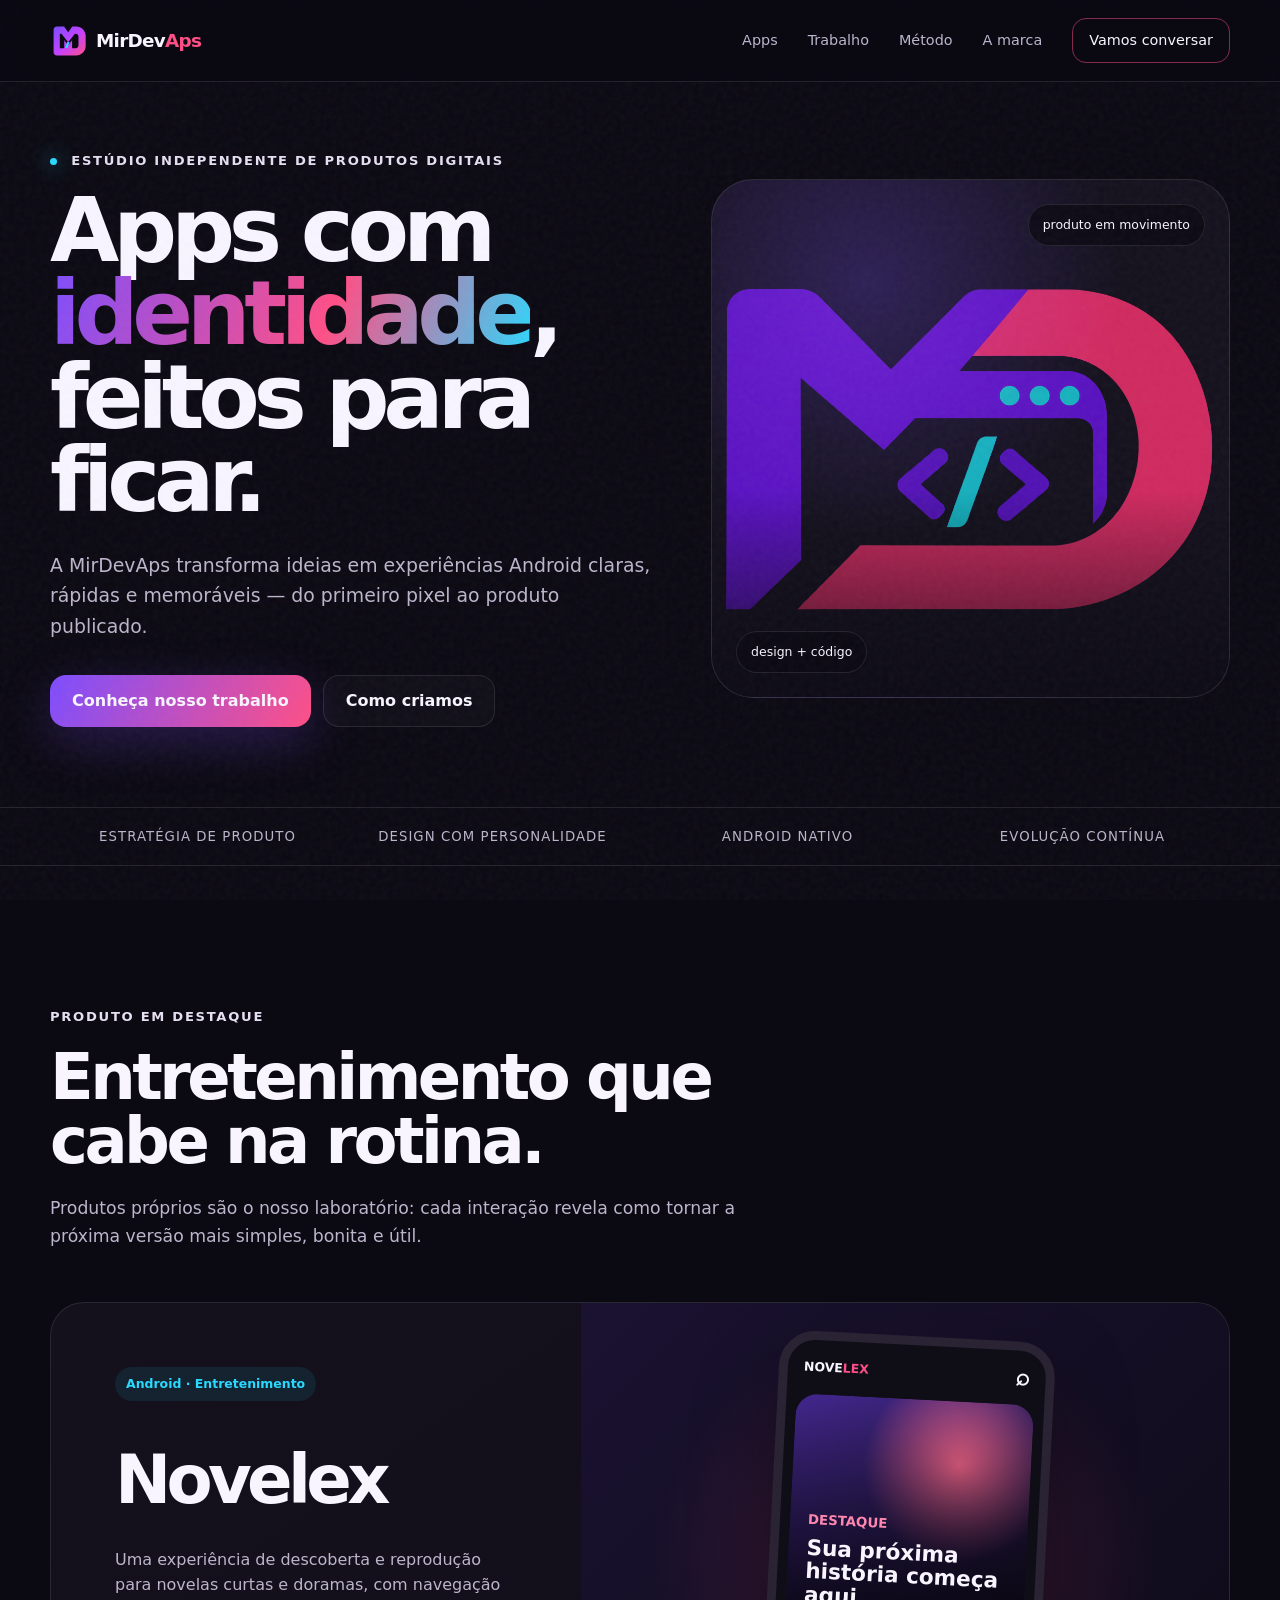
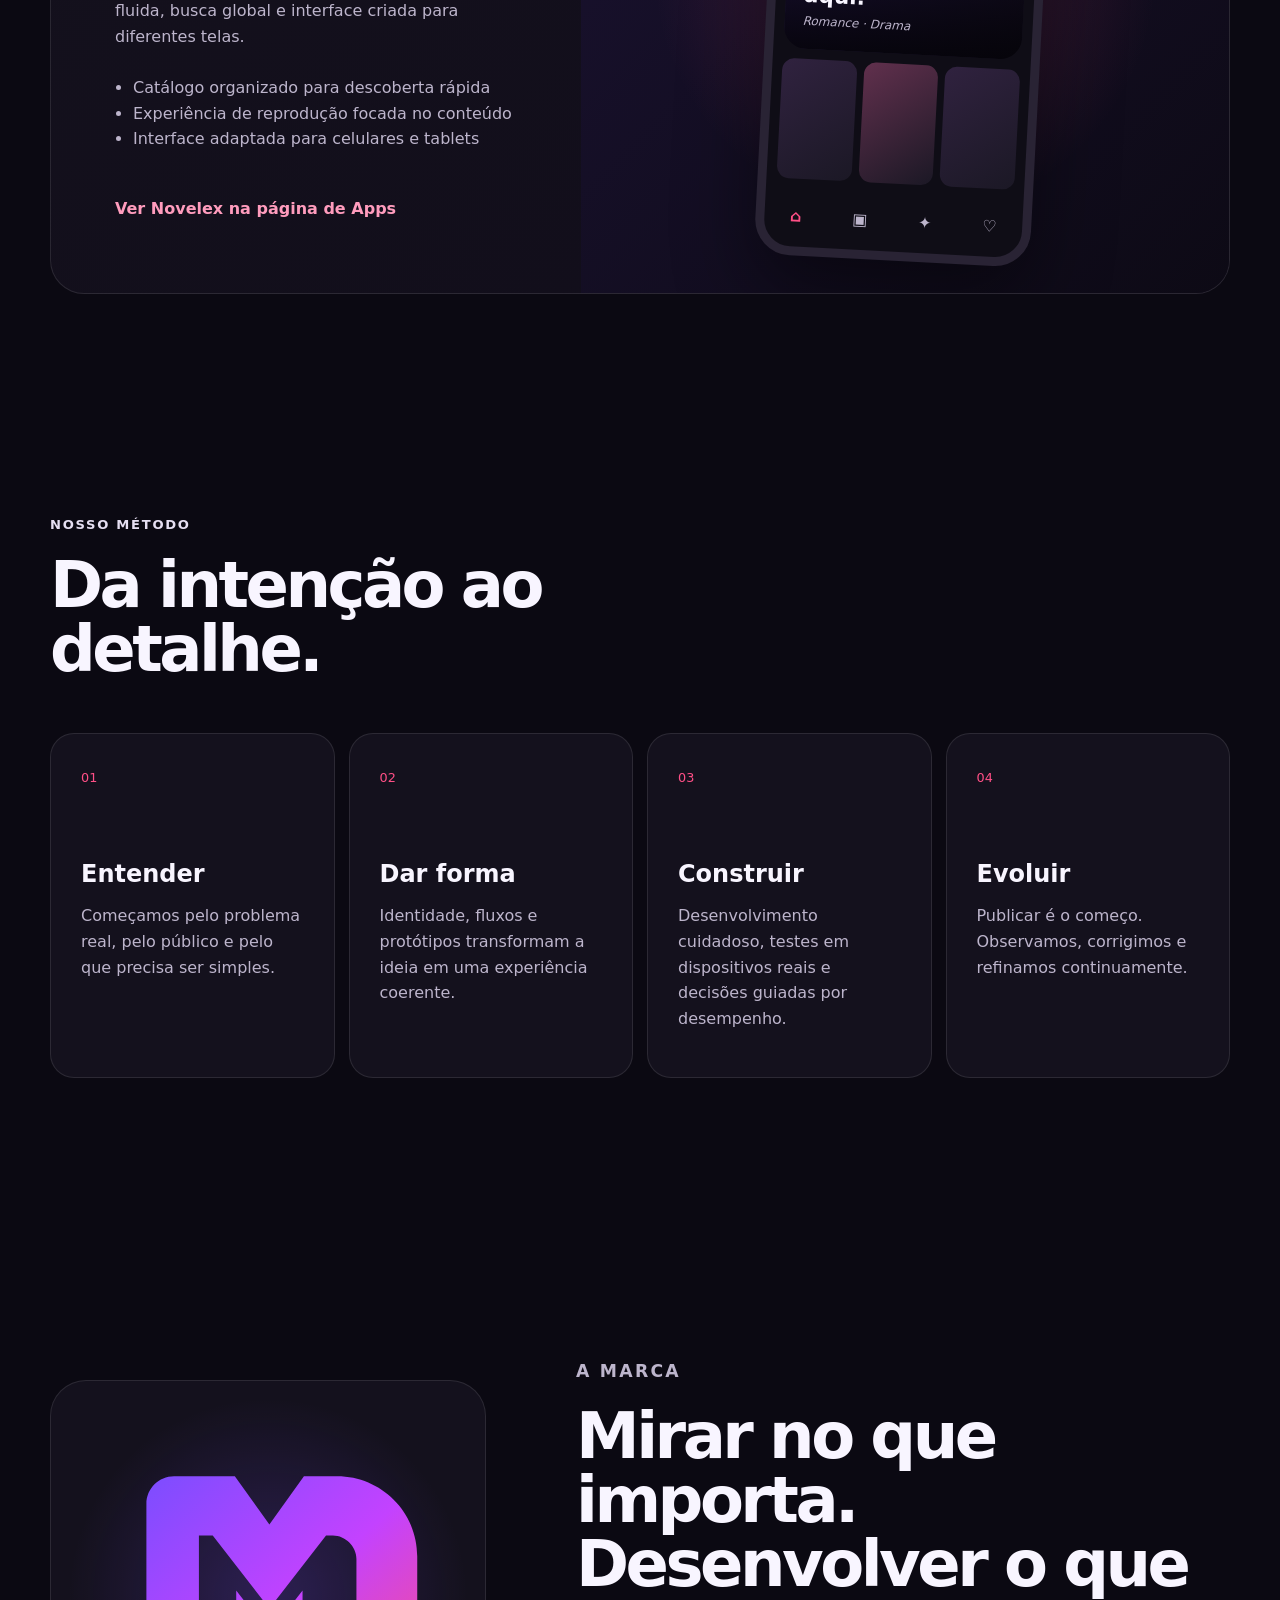
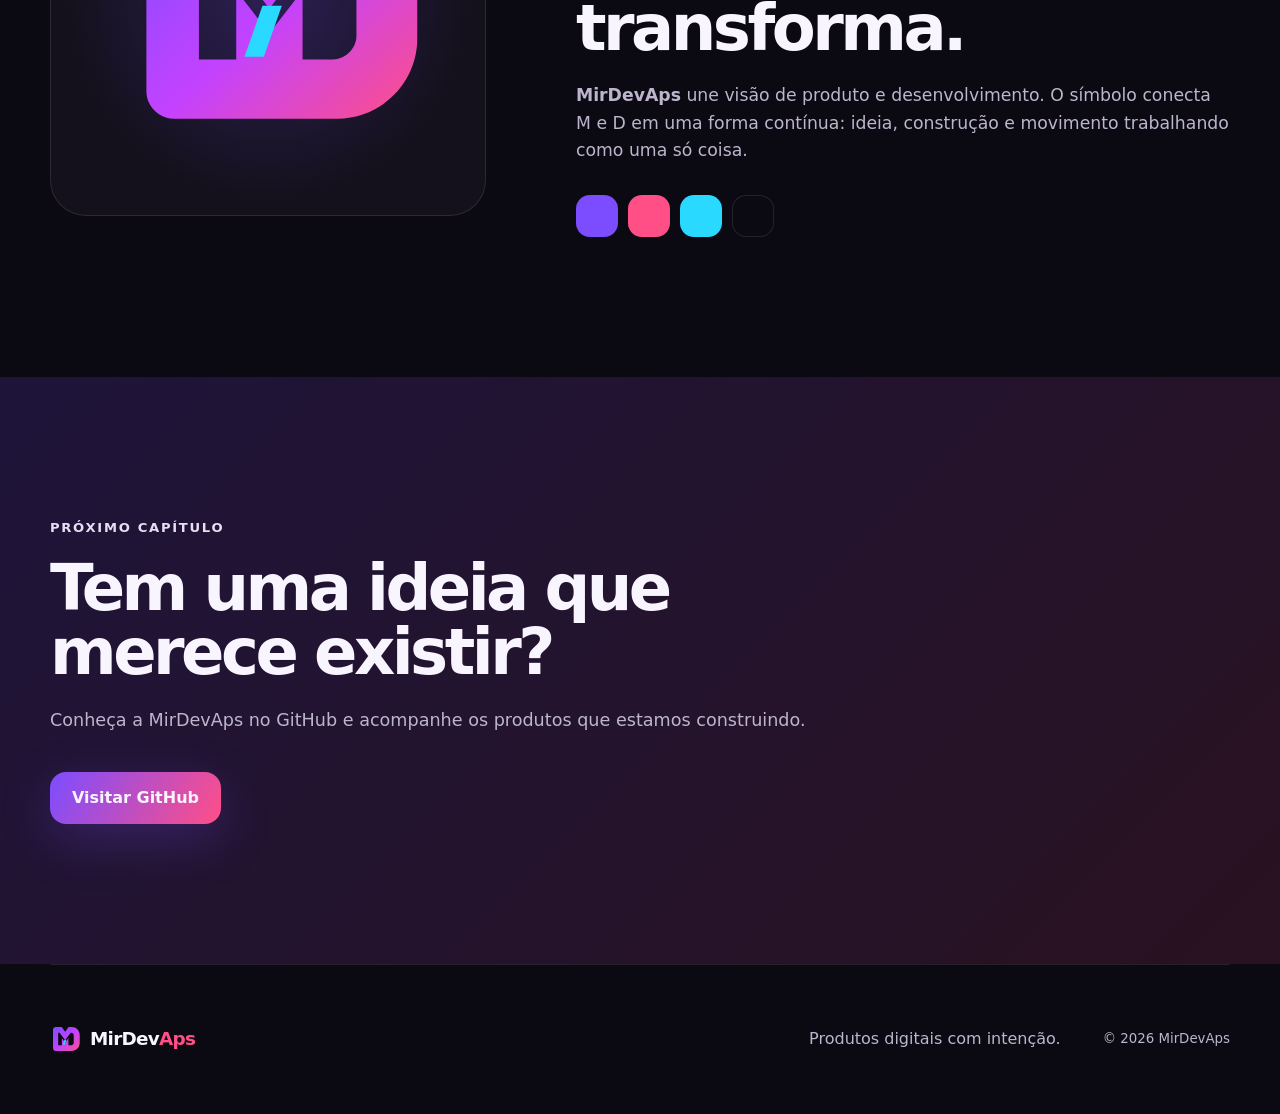
<file: index.html>
<!doctype html>
<html lang="pt-BR">
  <head>
    <meta charset="utf-8" />
    <meta name="viewport" content="width=device-width,initial-scale=1" />
    <title>MirDevAps — Apps que viram experiência</title>
    <meta
      name="description"
      content="A MirDevAps cria aplicativos Android com identidade, desempenho e experiências pensadas para pessoas."
    />
    <meta name="theme-color" content="#0b0912" />
    <link rel="icon" href="assets/favicon.svg" type="image/svg+xml" />
    <link rel="stylesheet" href="styles.css" />
  </head>
  <body>
    <div class="noise" aria-hidden="true"></div>
    <header class="site-header">
      <a class="brand" href="#inicio" aria-label="MirDevAps — início"
        ><img src="assets/mirdevaps-logo.svg" alt="" /><span
          >MirDev<span>Aps</span></span
        ></a
      >
      <button class="menu-button" aria-expanded="false" aria-controls="nav">
        <span></span><span></span>
      </button>
      <nav id="nav">
        <a href="apps.html">Apps</a><a href="#trabalho">Trabalho</a
        ><a href="#metodo">Método</a><a href="#marca">A marca</a
        ><a class="nav-cta" href="#contato">Vamos conversar</a>
      </nav>
    </header>
    <main>
      <section class="hero" id="inicio">
        <div class="hero-copy reveal">
          <p class="eyebrow">
            <i></i> Estúdio independente de produtos digitais
          </p>
          <h1>Apps com <em>identidade</em>, feitos para ficar.</h1>
          <p class="lede">
            A MirDevAps transforma ideias em experiências Android claras,
            rápidas e memoráveis — do primeiro pixel ao produto publicado.
          </p>
          <div class="hero-actions">
            <a class="button primary" href="#trabalho">Conheça nosso trabalho</a
            ><a class="button ghost" href="#metodo">Como criamos</a>
          </div>
        </div>
        <div class="hero-art reveal" aria-label="Símbolo visual da MirDevAps">
          <div class="orbit one"></div>
          <div class="orbit two"></div>
          <img
            src="assets/brand-concept.png"
            alt="Monograma tecnológico MirDevAps"
          /><span class="code-chip">design + código</span
          ><span class="product-chip">produto em movimento</span>
        </div>
      </section>

      <section class="principles" aria-label="Princípios">
        <p>Estratégia de produto</p>
        <p>Design com personalidade</p>
        <p>Android nativo</p>
        <p>Evolução contínua</p>
      </section>

      <section class="work section" id="trabalho">
        <div class="section-heading reveal">
          <p class="eyebrow">Produto em destaque</p>
          <h2>Entretenimento que cabe na rotina.</h2>
          <p>
            Produtos próprios são o nosso laboratório: cada interação revela
            como tornar a próxima versão mais simples, bonita e útil.
          </p>
        </div>
        <article class="product reveal">
          <div class="product-copy">
            <span class="tag">Android · Entretenimento</span>
            <h3>Novelex</h3>
            <p>
              Uma experiência de descoberta e reprodução para novelas curtas e
              doramas, com navegação fluida, busca global e interface criada
              para diferentes telas.
            </p>
            <ul>
              <li>Catálogo organizado para descoberta rápida</li>
              <li>Experiência de reprodução focada no conteúdo</li>
              <li>Interface adaptada para celulares e tablets</li>
            </ul>
            <a href="apps.html#novelex">Ver Novelex na página de Apps</a>
          </div>
          <div class="phone-stage">
            <div class="phone">
              <div class="phone-bar">
                <span>NOVE<span>LEX</span></span
                ><b>⌕</b>
              </div>
              <div class="story">
                <div class="story-copy">
                  <small>DESTAQUE</small
                  ><strong>Sua próxima história começa aqui.</strong
                  ><i>Romance · Drama</i>
                </div>
              </div>
              <div class="cards"><i></i><i></i><i></i></div>
              <div class="phone-nav"><b>⌂</b><b>▣</b><b>✦</b><b>♡</b></div>
            </div>
          </div>
        </article>
      </section>

      <section class="method section" id="metodo">
        <div class="section-heading reveal">
          <p class="eyebrow">Nosso método</p>
          <h2>Da intenção ao detalhe.</h2>
        </div>
        <div class="method-grid">
          <article class="reveal">
            <span>01</span>
            <h3>Entender</h3>
            <p>
              Começamos pelo problema real, pelo público e pelo que precisa ser
              simples.
            </p>
          </article>
          <article class="reveal">
            <span>02</span>
            <h3>Dar forma</h3>
            <p>
              Identidade, fluxos e protótipos transformam a ideia em uma
              experiência coerente.
            </p>
          </article>
          <article class="reveal">
            <span>03</span>
            <h3>Construir</h3>
            <p>
              Desenvolvimento cuidadoso, testes em dispositivos reais e decisões
              guiadas por desempenho.
            </p>
          </article>
          <article class="reveal">
            <span>04</span>
            <h3>Evoluir</h3>
            <p>
              Publicar é o começo. Observamos, corrigimos e refinamos
              continuamente.
            </p>
          </article>
        </div>
      </section>

      <section class="brand-story section" id="marca">
        <div class="brand-mark reveal">
          <img src="assets/mirdevaps-logo.svg" alt="Símbolo MirDevAps" />
        </div>
        <div class="brand-text reveal">
          <p class="eyebrow">A marca</p>
          <h2>Mirar no que importa. Desenvolver o que transforma.</h2>
          <p>
            <strong>MirDevAps</strong> une visão de produto e desenvolvimento. O
            símbolo conecta M e D em uma forma contínua: ideia, construção e
            movimento trabalhando como uma só coisa.
          </p>
          <div class="swatches" aria-label="Cores da marca">
            <i title="Violeta"></i><i title="Magenta"></i><i title="Ciano"></i
            ><i title="Noite"></i>
          </div>
        </div>
      </section>

      <section class="contact section" id="contato">
        <div class="contact-inner reveal">
          <p class="eyebrow">Próximo capítulo</p>
          <h2>Tem uma ideia que merece existir?</h2>
          <p>
            Conheça a MirDevAps no GitHub e acompanhe os produtos que estamos
            construindo.
          </p>
          <a
            class="button primary"
            href="https://github.com/mirdevaps"
            target="_blank"
            rel="noreferrer"
            >Visitar GitHub</a
          >
        </div>
      </section>
    </main>
    <footer>
      <a class="brand small" href="#inicio"
        ><img src="assets/mirdevaps-logo.svg" alt="" /><span
          >MirDev<span>Aps</span></span
        ></a
      >
      <p>Produtos digitais com intenção.</p>
      <small>© <span id="year"></span> MirDevAps</small>
    </footer>
    <script src="script.js"></script>
  </body>
</html>
</file>
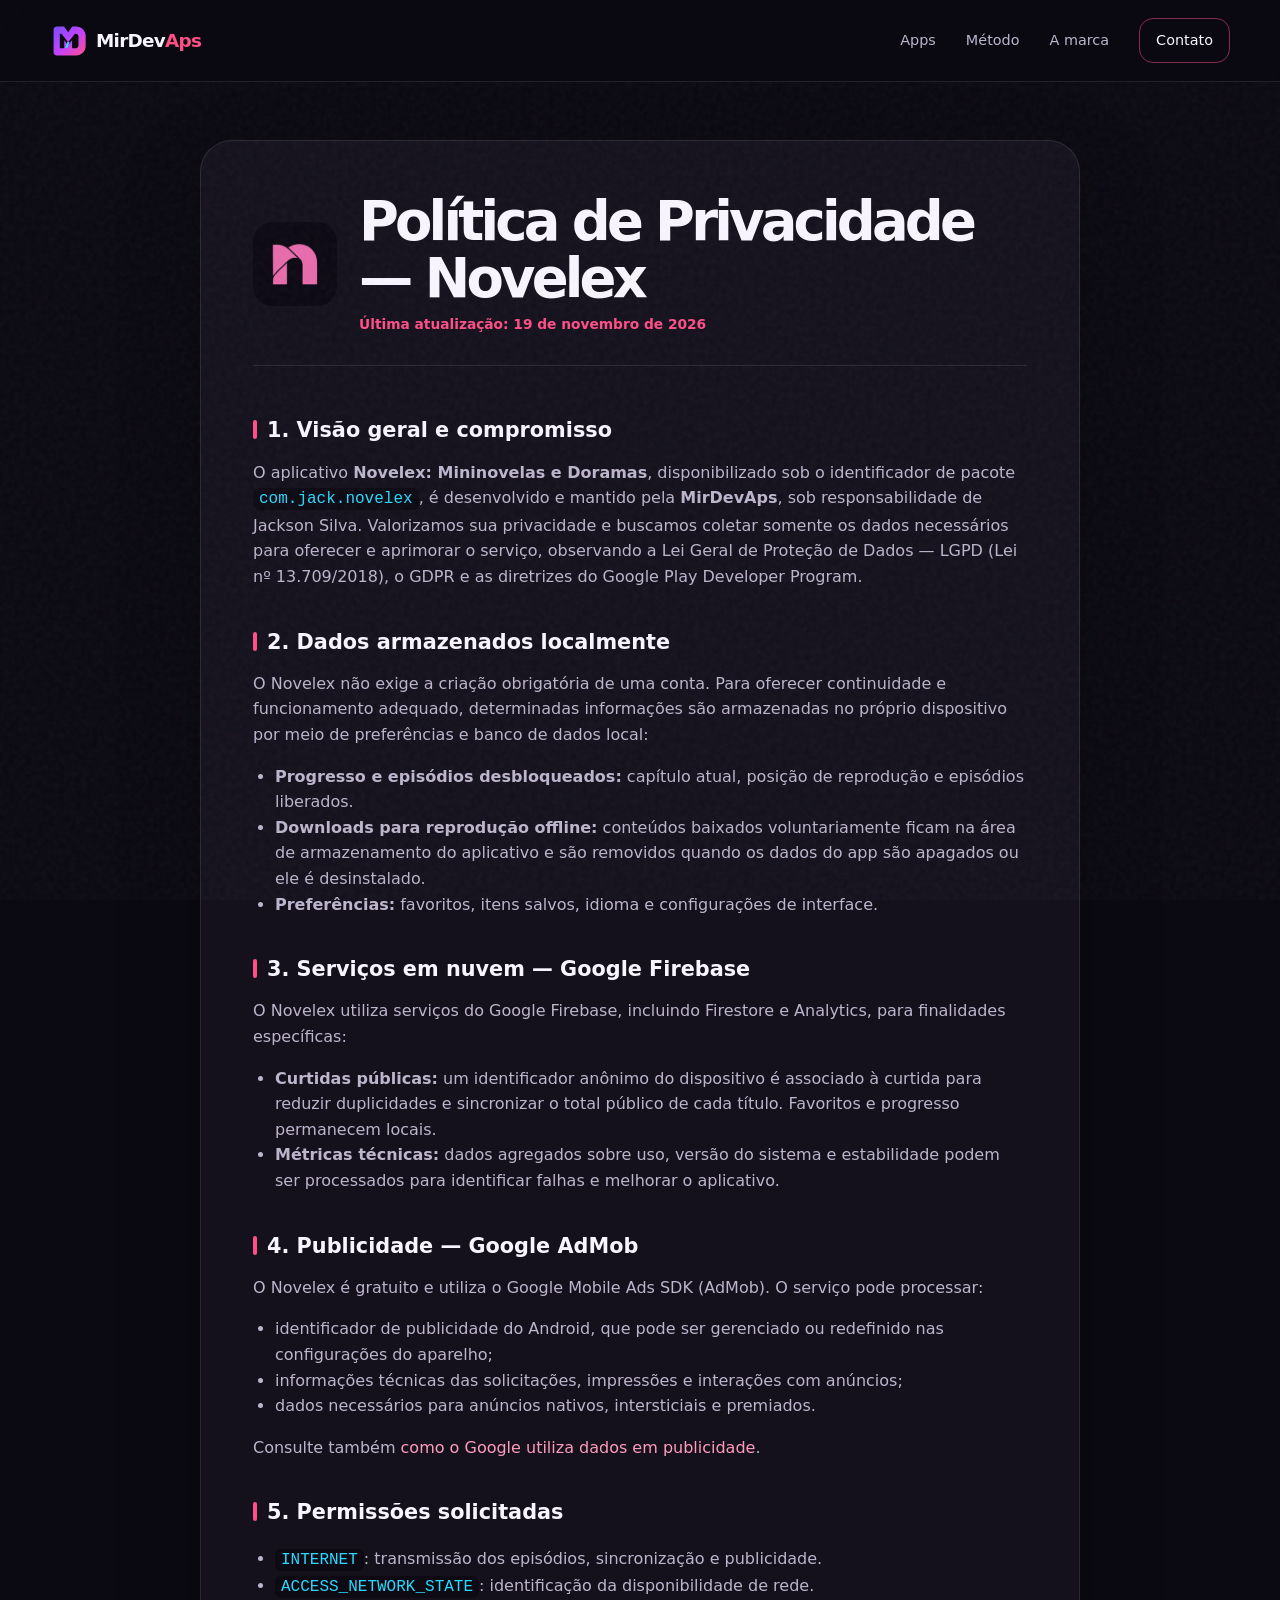
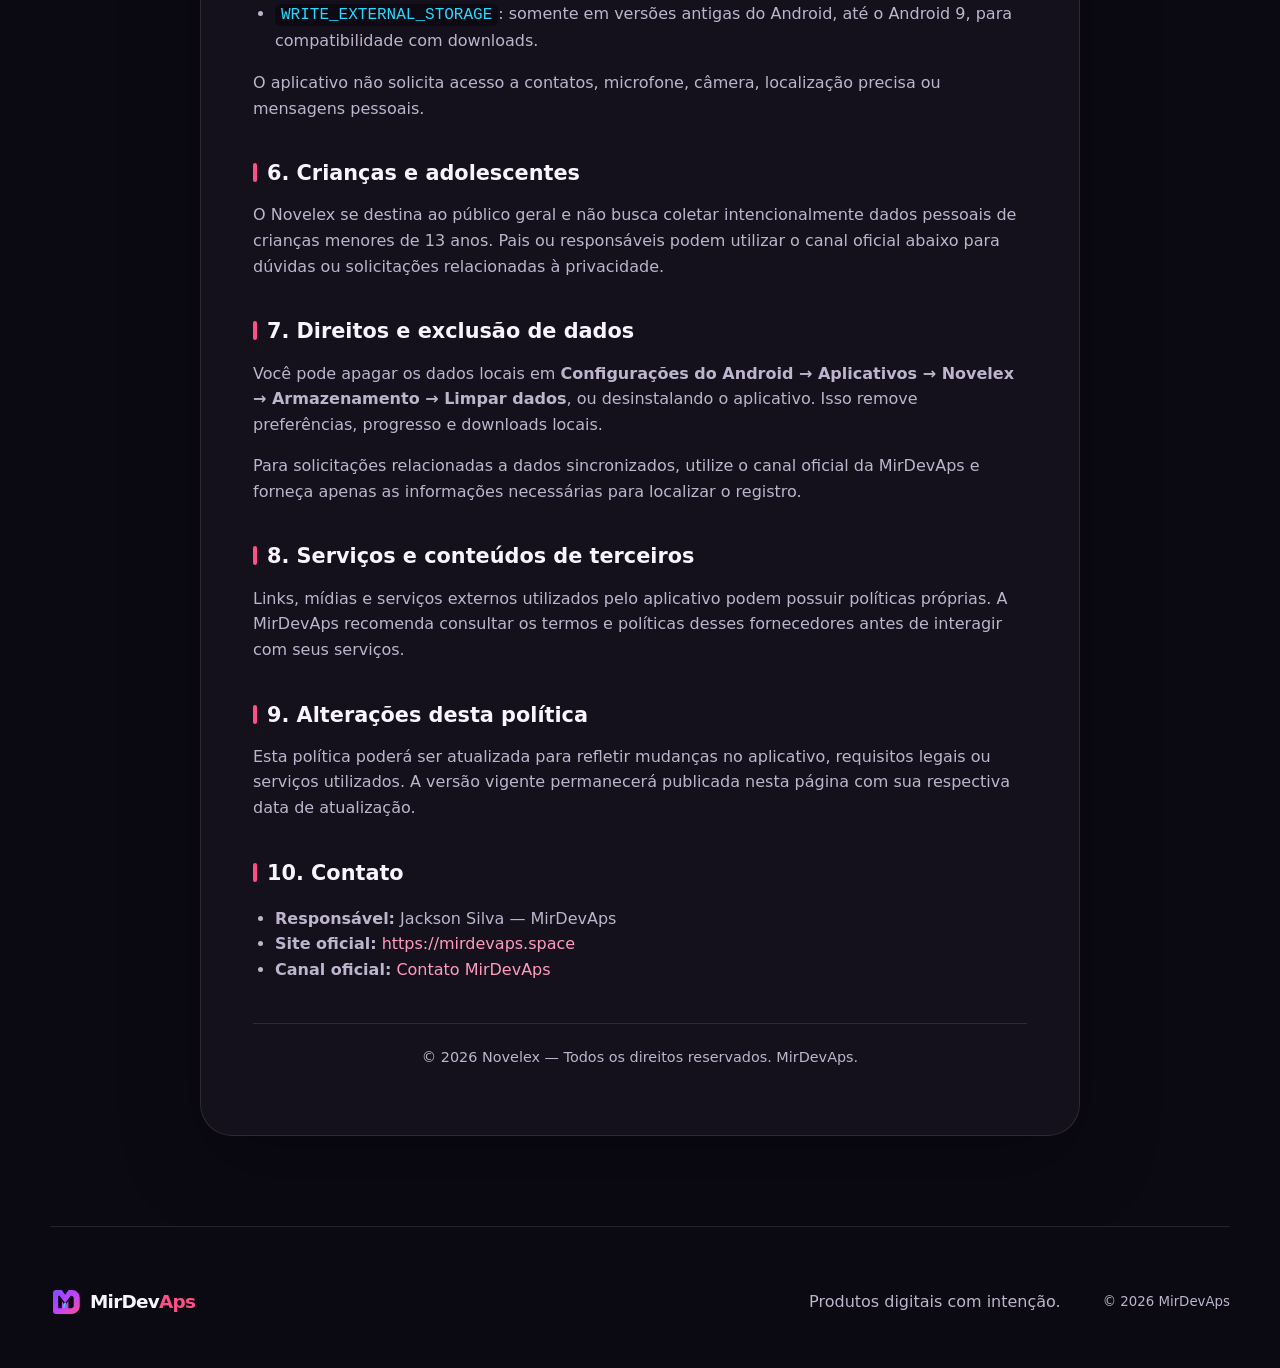
<file: apps/novelex/privacy/index.html>
<!doctype html>
<html lang="pt-BR">
  <head>
    <meta charset="utf-8" />
    <meta name="viewport" content="width=device-width,initial-scale=1" />
    <title>Política de Privacidade — Novelex | MirDevAps</title>
    <meta
      name="description"
      content="Política de Privacidade oficial do Novelex, aplicativo de novelas curtas e doramas desenvolvido pela MirDevAps."
    />
    <meta name="robots" content="index,follow" />
    <link rel="canonical" href="https://mirdevaps.space/apps/novelex/privacy" />
    <meta name="theme-color" content="#0b0912" />
    <link rel="icon" href="../../../assets/novelex-icon.png" />
    <link rel="stylesheet" href="../../../styles.css" />
  </head>
  <body>
    <div class="noise" aria-hidden="true"></div>
    <header class="site-header">
      <a
        class="brand"
        href="../../../index.html"
        aria-label="MirDevAps — início"
        ><img src="../../../assets/mirdevaps-logo.svg" alt="" /><span
          >MirDev<span>Aps</span></span
        ></a
      >
      <button class="menu-button" aria-expanded="false" aria-controls="nav">
        <span></span><span></span>
      </button>
      <nav id="nav">
        <a href="../../../apps.html">Apps</a
        ><a href="../../../index.html#metodo">Método</a
        ><a href="../../../index.html#marca">A marca</a
        ><a class="nav-cta" href="../../../index.html#contato">Contato</a>
      </nav>
    </header>
    <main class="privacy-page">
      <article class="privacy-document">
        <header class="privacy-heading">
          <img src="../../../assets/novelex-icon.png" alt="Ícone do Novelex" />
          <div>
            <h1>Política de Privacidade — Novelex</h1>
            <p>Última atualização: 19 de novembro de 2026</p>
          </div>
        </header>
        <div class="privacy-content">
          <h2>1. Visão geral e compromisso</h2>
          <p>
            O aplicativo <strong>Novelex: Mininovelas e Doramas</strong>,
            disponibilizado sob o identificador de pacote
            <code>com.jack.novelex</code>, é desenvolvido e mantido pela
            <strong>MirDevAps</strong>, sob responsabilidade de Jackson Silva.
            Valorizamos sua privacidade e buscamos coletar somente os dados
            necessários para oferecer e aprimorar o serviço, observando a Lei
            Geral de Proteção de Dados — LGPD (Lei nº 13.709/2018), o GDPR e as
            diretrizes do Google Play Developer Program.
          </p>

          <h2>2. Dados armazenados localmente</h2>
          <p>
            O Novelex não exige a criação obrigatória de uma conta. Para
            oferecer continuidade e funcionamento adequado, determinadas
            informações são armazenadas no próprio dispositivo por meio de
            preferências e banco de dados local:
          </p>
          <ul>
            <li>
              <strong>Progresso e episódios desbloqueados:</strong> capítulo
              atual, posição de reprodução e episódios liberados.
            </li>
            <li>
              <strong>Downloads para reprodução offline:</strong> conteúdos
              baixados voluntariamente ficam na área de armazenamento do
              aplicativo e são removidos quando os dados do app são apagados ou
              ele é desinstalado.
            </li>
            <li>
              <strong>Preferências:</strong> favoritos, itens salvos, idioma e
              configurações de interface.
            </li>
          </ul>

          <h2>3. Serviços em nuvem — Google Firebase</h2>
          <p>
            O Novelex utiliza serviços do Google Firebase, incluindo Firestore e
            Analytics, para finalidades específicas:
          </p>
          <ul>
            <li>
              <strong>Curtidas públicas:</strong> um identificador anônimo do
              dispositivo é associado à curtida para reduzir duplicidades e
              sincronizar o total público de cada título. Favoritos e progresso
              permanecem locais.
            </li>
            <li>
              <strong>Métricas técnicas:</strong> dados agregados sobre uso,
              versão do sistema e estabilidade podem ser processados para
              identificar falhas e melhorar o aplicativo.
            </li>
          </ul>

          <h2>4. Publicidade — Google AdMob</h2>
          <p>
            O Novelex é gratuito e utiliza o Google Mobile Ads SDK (AdMob). O
            serviço pode processar:
          </p>
          <ul>
            <li>
              identificador de publicidade do Android, que pode ser gerenciado
              ou redefinido nas configurações do aparelho;
            </li>
            <li>
              informações técnicas das solicitações, impressões e interações com
              anúncios;
            </li>
            <li>
              dados necessários para anúncios nativos, intersticiais e
              premiados.
            </li>
          </ul>
          <p>
            Consulte também
            <a
              href="https://policies.google.com/technologies/ads"
              target="_blank"
              rel="noopener noreferrer"
              >como o Google utiliza dados em publicidade</a
            >.
          </p>

          <h2>5. Permissões solicitadas</h2>
          <ul>
            <li>
              <code>INTERNET</code>: transmissão dos episódios, sincronização e
              publicidade.
            </li>
            <li>
              <code>ACCESS_NETWORK_STATE</code>: identificação da
              disponibilidade de rede.
            </li>
            <li>
              <code>WRITE_EXTERNAL_STORAGE</code>: somente em versões antigas do
              Android, até o Android 9, para compatibilidade com downloads.
            </li>
          </ul>
          <p>
            O aplicativo não solicita acesso a contatos, microfone, câmera,
            localização precisa ou mensagens pessoais.
          </p>

          <h2>6. Crianças e adolescentes</h2>
          <p>
            O Novelex se destina ao público geral e não busca coletar
            intencionalmente dados pessoais de crianças menores de 13 anos. Pais
            ou responsáveis podem utilizar o canal oficial abaixo para dúvidas
            ou solicitações relacionadas à privacidade.
          </p>

          <h2>7. Direitos e exclusão de dados</h2>
          <p>
            Você pode apagar os dados locais em
            <strong
              >Configurações do Android → Aplicativos → Novelex → Armazenamento
              → Limpar dados</strong
            >, ou desinstalando o aplicativo. Isso remove preferências,
            progresso e downloads locais.
          </p>
          <p>
            Para solicitações relacionadas a dados sincronizados, utilize o
            canal oficial da MirDevAps e forneça apenas as informações
            necessárias para localizar o registro.
          </p>

          <h2>8. Serviços e conteúdos de terceiros</h2>
          <p>
            Links, mídias e serviços externos utilizados pelo aplicativo podem
            possuir políticas próprias. A MirDevAps recomenda consultar os
            termos e políticas desses fornecedores antes de interagir com seus
            serviços.
          </p>

          <h2>9. Alterações desta política</h2>
          <p>
            Esta política poderá ser atualizada para refletir mudanças no
            aplicativo, requisitos legais ou serviços utilizados. A versão
            vigente permanecerá publicada nesta página com sua respectiva data
            de atualização.
          </p>

          <h2>10. Contato</h2>
          <ul>
            <li><strong>Responsável:</strong> Jackson Silva — MirDevAps</li>
            <li>
              <strong>Site oficial:</strong>
              <a href="https://mirdevaps.space">https://mirdevaps.space</a>
            </li>
            <li>
              <strong>Canal oficial:</strong>
              <a href="https://mirdevaps.space/#contato">Contato MirDevAps</a>
            </li>
          </ul>
          <p class="privacy-note">
            © 2026 Novelex — Todos os direitos reservados. MirDevAps.
          </p>
        </div>
      </article>
    </main>
    <footer>
      <a class="brand small" href="../../../index.html"
        ><img src="../../../assets/mirdevaps-logo.svg" alt="" /><span
          >MirDev<span>Aps</span></span
        ></a
      >
      <p>Produtos digitais com intenção.</p>
      <small>© <span id="year"></span> MirDevAps</small>
    </footer>
    <script src="../../../script.js"></script>
  </body>
</html>
</file>
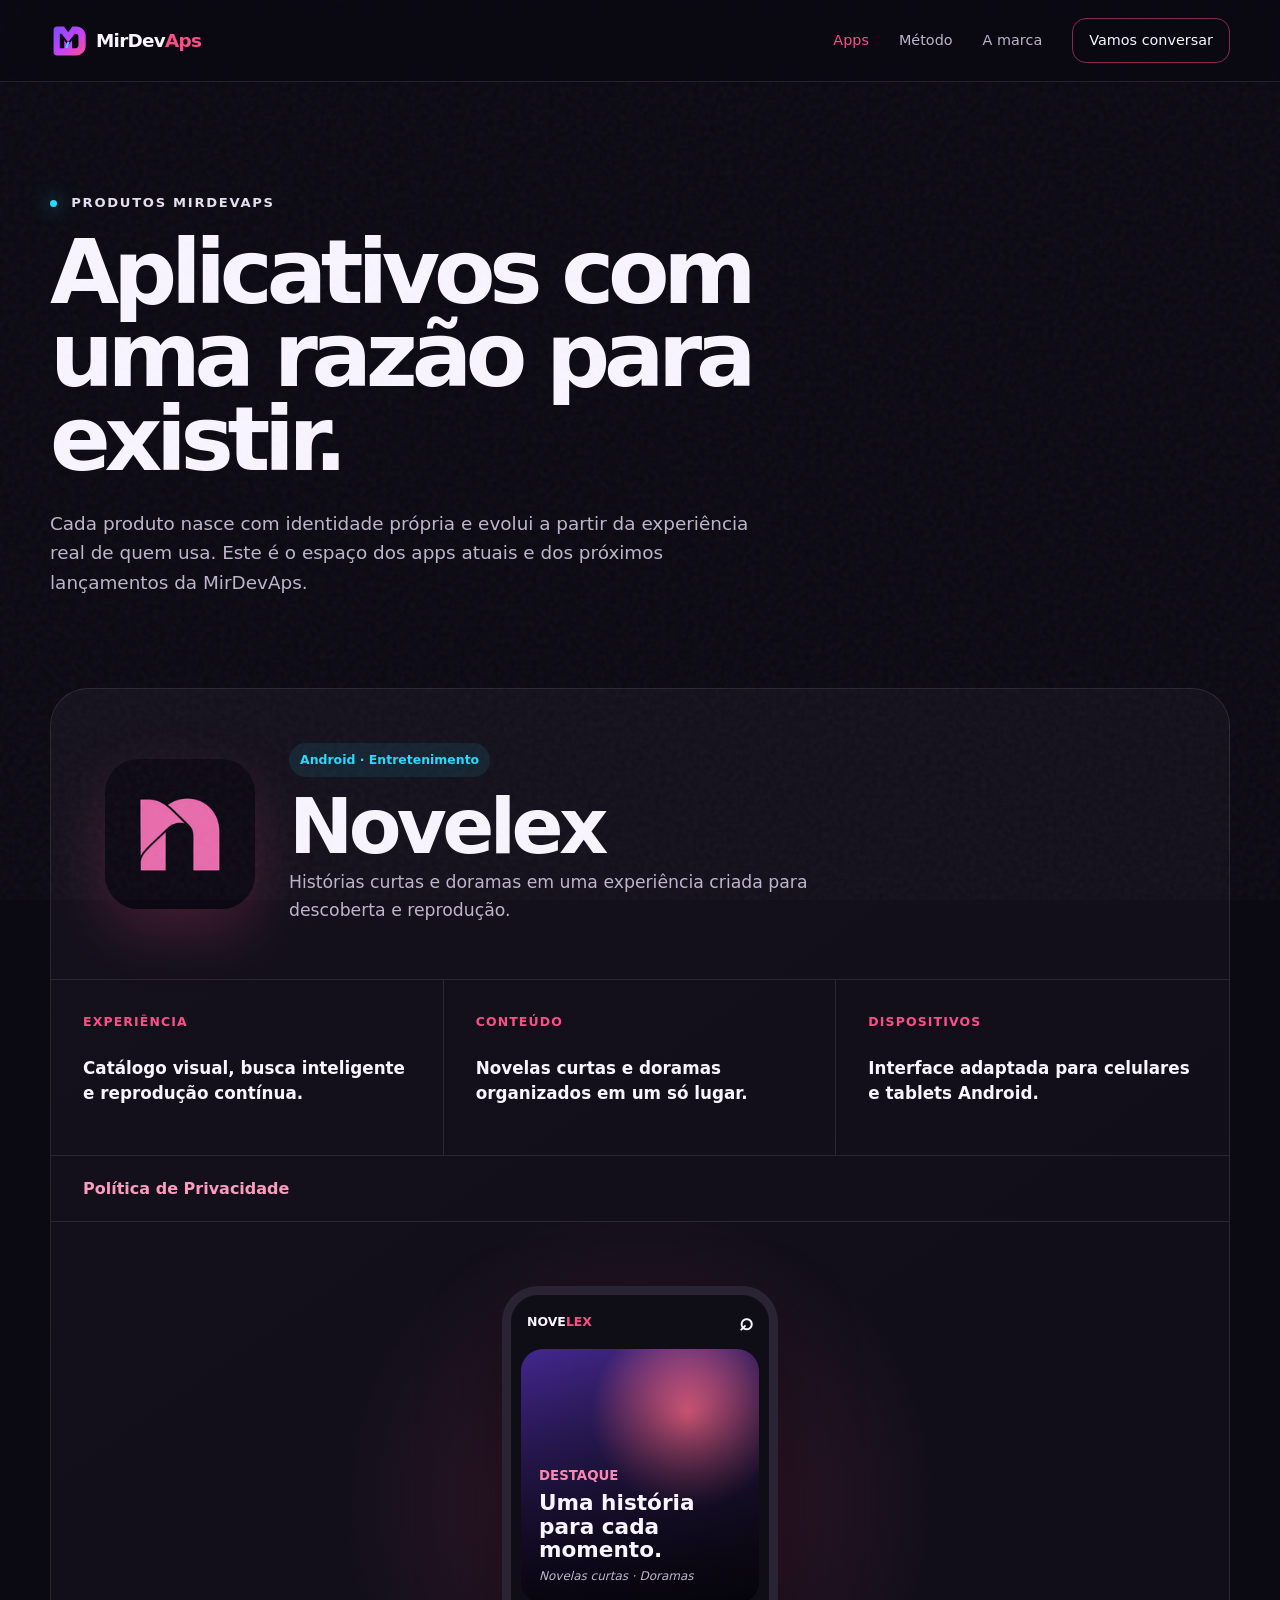
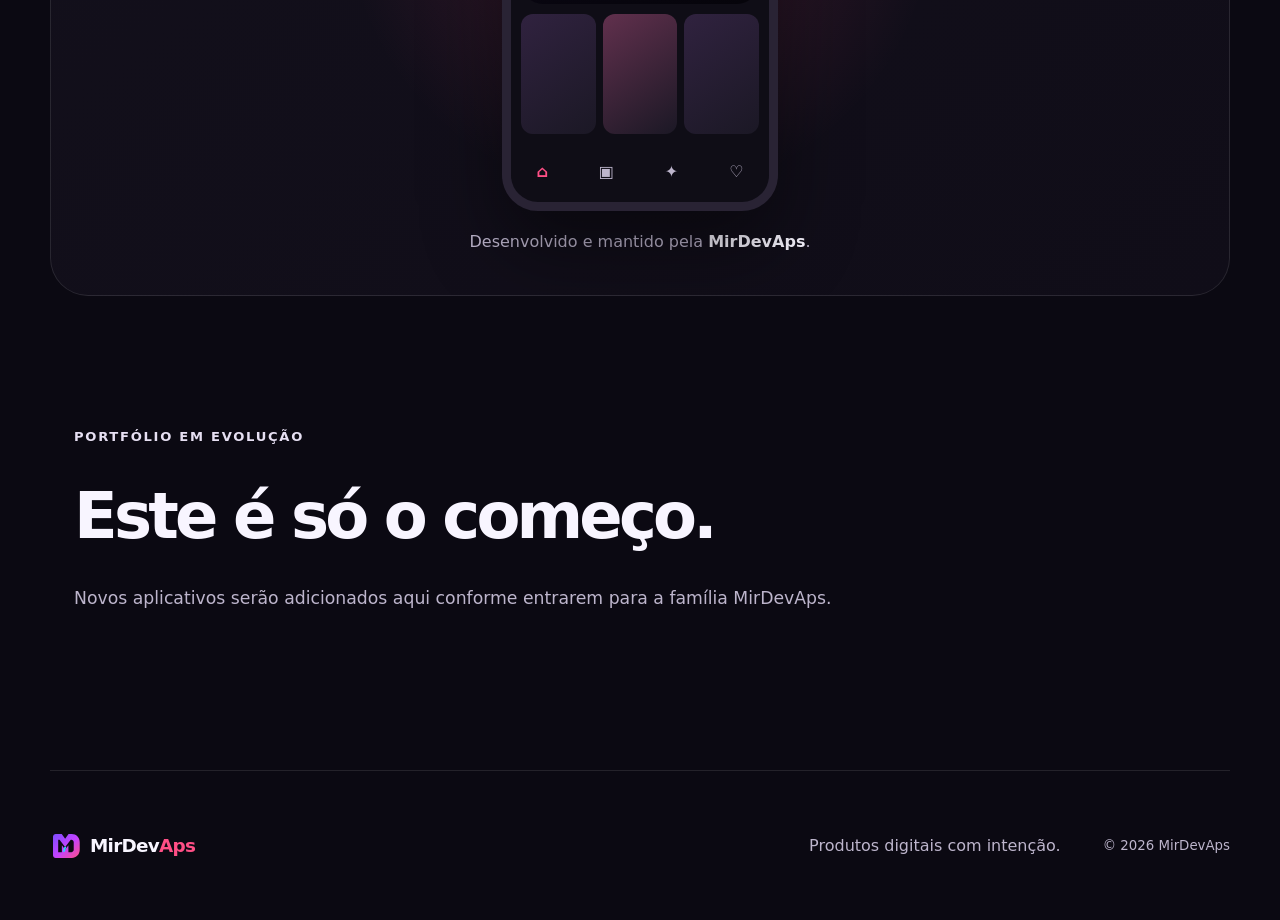
<file: apps.html>
<!doctype html>
<html lang="pt-BR">
  <head>
    <meta charset="utf-8" />
    <meta name="viewport" content="width=device-width,initial-scale=1" />
    <title>Apps — MirDevAps</title>
    <meta
      name="description"
      content="Conheça os aplicativos desenvolvidos pela MirDevAps."
    />
    <meta name="theme-color" content="#0b0912" />
    <link rel="icon" href="assets/favicon.svg" type="image/svg+xml" />
    <link rel="stylesheet" href="styles.css" />
  </head>
  <body>
    <div class="noise" aria-hidden="true"></div>
    <header class="site-header">
      <a class="brand" href="index.html" aria-label="MirDevAps — início"
        ><img src="assets/mirdevaps-logo.svg" alt="" /><span
          >MirDev<span>Aps</span></span
        ></a
      >
      <button class="menu-button" aria-expanded="false" aria-controls="nav">
        <span></span><span></span>
      </button>
      <nav id="nav">
        <a class="active" href="apps.html">Apps</a
        ><a href="index.html#metodo">Método</a
        ><a href="index.html#marca">A marca</a
        ><a class="nav-cta" href="index.html#contato">Vamos conversar</a>
      </nav>
    </header>
    <main class="apps-page">
      <section class="apps-intro reveal">
        <p class="eyebrow"><i></i> Produtos MirDevAps</p>
        <h1>Aplicativos com uma razão para existir.</h1>
        <p>
          Cada produto nasce com identidade própria e evolui a partir da
          experiência real de quem usa. Este é o espaço dos apps atuais e dos
          próximos lançamentos da MirDevAps.
        </p>
      </section>

      <section class="app-showcase reveal" id="novelex">
        <div class="app-identity">
          <img
            class="app-icon"
            src="assets/novelex-icon.png"
            alt="Ícone do aplicativo Novelex"
          />
          <div>
            <span class="tag">Android · Entretenimento</span>
            <h2>Novelex</h2>
            <p>
              Histórias curtas e doramas em uma experiência criada para
              descoberta e reprodução.
            </p>
          </div>
        </div>
        <div class="app-details">
          <div>
            <small>Experiência</small
            ><strong
              >Catálogo visual, busca inteligente e reprodução contínua.</strong
            >
          </div>
          <div>
            <small>Conteúdo</small
            ><strong
              >Novelas curtas e doramas organizados em um só lugar.</strong
            >
          </div>
          <div>
            <small>Dispositivos</small
            ><strong
              >Interface adaptada para celulares e tablets Android.</strong
            >
          </div>
        </div>
        <div class="app-links">
          <a href="apps/novelex/privacy/">Política de Privacidade</a>
        </div>
        <div class="app-visual">
          <div class="app-glow"></div>
          <div class="phone app-phone">
            <div class="phone-bar">
              <span>NOVE<span>LEX</span></span
              ><b>⌕</b>
            </div>
            <div class="story">
              <div class="story-copy">
                <small>DESTAQUE</small
                ><strong>Uma história para cada momento.</strong
                ><i>Novelas curtas · Doramas</i>
              </div>
            </div>
            <div class="cards"><i></i><i></i><i></i></div>
            <div class="phone-nav"><b>⌂</b><b>▣</b><b>✦</b><b>♡</b></div>
          </div>
          <p>Desenvolvido e mantido pela <strong>MirDevAps</strong>.</p>
        </div>
      </section>

      <section class="future-apps reveal">
        <p class="eyebrow">Portfólio em evolução</p>
        <h2>Este é só o começo.</h2>
        <p>
          Novos aplicativos serão adicionados aqui conforme entrarem para a
          família MirDevAps.
        </p>
      </section>
    </main>
    <footer>
      <a class="brand small" href="index.html"
        ><img src="assets/mirdevaps-logo.svg" alt="" /><span
          >MirDev<span>Aps</span></span
        ></a
      >
      <p>Produtos digitais com intenção.</p>
      <small>© <span id="year"></span> MirDevAps</small>
    </footer>
    <script src="script.js"></script>
  </body>
</html>
</file>
<file: styles.css>
:root {
  --bg: #0b0912;
  --surface: #14111d;
  --surface-2: #1b1628;
  --text: #f8f5ff;
  --muted: #bdb5cc;
  --purple: #7c4dff;
  --pink: #ff4f86;
  --cyan: #29d9ff;
  --line: rgba(255, 255, 255, 0.1);
  --max: 1180px;
}
* {
  box-sizing: border-box;
}
html {
  scroll-behavior: smooth;
}
body {
  margin: 0;
  background: var(--bg);
  color: var(--text);
  font-family:
    Inter,
    ui-sans-serif,
    system-ui,
    -apple-system,
    BlinkMacSystemFont,
    "Segoe UI",
    sans-serif;
  font-size: 16px;
  line-height: 1.6;
  overflow-x: hidden;
}
a {
  color: inherit;
  text-decoration: none;
}
.noise {
  position: fixed;
  inset: 0;
  pointer-events: none;
  opacity: 0.045;
  z-index: 20;
  background-image: url("data:image/svg+xml,%3Csvg viewBox='0 0 180 180' xmlns='http://www.w3.org/2000/svg'%3E%3Cfilter id='n'%3E%3CfeTurbulence type='fractalNoise' baseFrequency='.9' numOctaves='3' stitchTiles='stitch'/%3E%3C/filter%3E%3Crect width='100%25' height='100%25' filter='url(%23n)'/%3E%3C/svg%3E");
}
.site-header {
  height: 82px;
  position: fixed;
  z-index: 30;
  top: 0;
  left: 0;
  right: 0;
  display: flex;
  align-items: center;
  justify-content: space-between;
  padding: 0 max(24px, calc((100vw - var(--max)) / 2));
  background: rgba(11, 9, 18, 0.72);
  border-bottom: 1px solid var(--line);
  backdrop-filter: blur(18px);
}
.brand {
  display: flex;
  align-items: center;
  gap: 10px;
  font-size: 1.15rem;
  font-weight: 850;
  letter-spacing: -0.04em;
}
.brand img {
  width: 36px;
  height: 36px;
}
.brand span span {
  color: var(--pink);
}
nav {
  display: flex;
  align-items: center;
  gap: 30px;
}
nav a {
  font-size: 0.9rem;
  color: var(--muted);
  transition: 0.2s;
}
nav a:hover {
  color: var(--text);
}
nav a.active {
  color: var(--pink);
}
.nav-cta {
  padding: 10px 16px;
  border: 1px solid rgba(255, 79, 134, 0.5);
  border-radius: 14px;
  color: var(--text);
}
.menu-button {
  display: none;
  background: none;
  border: 0;
  width: 44px;
  height: 44px;
}
.menu-button span {
  display: block;
  width: 22px;
  height: 2px;
  margin: 6px auto;
  background: var(--text);
}
main {
  overflow: hidden;
}
.hero {
  min-height: 780px;
  max-width: calc(var(--max) + 48px);
  margin: auto;
  padding: 150px 24px 80px;
  display: grid;
  grid-template-columns: 1.08fr 0.92fr;
  align-items: center;
  gap: 52px;
}
.eyebrow {
  margin: 0 0 18px;
  color: #e6dff2;
  font-size: 0.82rem;
  font-weight: 750;
  letter-spacing: 0.13em;
  text-transform: uppercase;
}
.eyebrow i {
  display: inline-block;
  width: 7px;
  height: 7px;
  margin-right: 8px;
  border-radius: 50%;
  background: var(--cyan);
  box-shadow: 0 0 20px var(--cyan);
}
h1,
h2,
h3,
p {
  margin-top: 0;
}
h1 {
  font-size: clamp(3.7rem, 7vw, 6.5rem);
  line-height: 0.93;
  letter-spacing: -0.07em;
  margin-bottom: 28px;
}
h1 em {
  font-style: normal;
  background: linear-gradient(
    110deg,
    var(--purple),
    var(--pink) 58%,
    var(--cyan)
  );
  -webkit-background-clip: text;
  color: transparent;
}
.lede {
  max-width: 630px;
  font-size: 1.18rem;
  color: var(--muted);
}
.hero-actions {
  display: flex;
  gap: 12px;
  margin-top: 34px;
  flex-wrap: wrap;
}
.button {
  display: inline-flex;
  align-items: center;
  justify-content: center;
  min-height: 52px;
  padding: 0 22px;
  border-radius: 16px;
  font-weight: 750;
}
.button.primary {
  background: linear-gradient(120deg, var(--purple), var(--pink));
  box-shadow: 0 15px 50px rgba(124, 77, 255, 0.25);
}
.button.ghost {
  border: 1px solid var(--line);
  background: rgba(255, 255, 255, 0.025);
}
.hero-art {
  position: relative;
  aspect-ratio: 1/1;
  border: 1px solid var(--line);
  border-radius: 42px;
  overflow: hidden;
  background:
    radial-gradient(
      circle at 30% 20%,
      rgba(124, 77, 255, 0.25),
      transparent 46%
    ),
    var(--surface);
}
.hero-art > img {
  width: 100%;
  height: 100%;
  object-fit: cover;
  mix-blend-mode: screen;
  opacity: 0.82;
}
.hero-art:after {
  content: "";
  position: absolute;
  inset: 0;
  background: linear-gradient(180deg, transparent 60%, rgba(11, 9, 18, 0.8));
}
.code-chip,
.product-chip {
  position: absolute;
  z-index: 2;
  padding: 10px 14px;
  border: 1px solid var(--line);
  border-radius: 999px;
  background: rgba(11, 9, 18, 0.75);
  backdrop-filter: blur(12px);
  font-size: 0.78rem;
}
.code-chip {
  left: 24px;
  bottom: 24px;
}
.product-chip {
  right: 24px;
  top: 24px;
}
.principles {
  border-block: 1px solid var(--line);
  display: grid;
  grid-template-columns: repeat(4, 1fr);
  padding: 18px max(24px, calc((100vw - var(--max)) / 2));
  color: var(--muted);
}
.principles p {
  margin: 0;
  text-align: center;
  font-size: 0.83rem;
  text-transform: uppercase;
  letter-spacing: 0.08em;
}
.section {
  max-width: calc(var(--max) + 48px);
  margin: auto;
  padding: 140px 24px;
}
.section-heading {
  max-width: 760px;
  margin-bottom: 52px;
}
.section-heading h2,
.brand-text h2,
.contact h2 {
  font-size: clamp(2.7rem, 5vw, 4.8rem);
  line-height: 1;
  letter-spacing: -0.055em;
  margin-bottom: 22px;
}
.section-heading > p:last-child,
.brand-text > p {
  color: var(--muted);
  font-size: 1.08rem;
}
.product {
  display: grid;
  grid-template-columns: 0.9fr 1.1fr;
  min-height: 590px;
  border: 1px solid var(--line);
  border-radius: 34px;
  overflow: hidden;
  background: linear-gradient(145deg, var(--surface), #110d1a);
}
.product-copy {
  padding: 64px;
}
.tag {
  display: inline-flex;
  padding: 7px 11px;
  border-radius: 999px;
  background: rgba(41, 217, 255, 0.09);
  color: var(--cyan);
  font-size: 0.78rem;
  font-weight: 750;
}
.product h3 {
  font-size: 4.2rem;
  letter-spacing: -0.07em;
  margin: 26px 0 12px;
}
.product-copy p,
.product-copy li {
  color: var(--muted);
}
.product-copy ul {
  padding-left: 18px;
  margin: 26px 0;
}
.product-copy a {
  display: inline-block;
  margin-top: 18px;
  color: #ff9cbd;
  font-weight: 700;
}
.phone-stage {
  display: grid;
  place-items: center;
  min-height: 590px;
  background:
    radial-gradient(
      circle at 50% 45%,
      rgba(255, 79, 134, 0.22),
      transparent 55%
    ),
    linear-gradient(135deg, #1a1231, #0d0a15);
}
.phone {
  width: 276px;
  height: 525px;
  border: 9px solid #292334;
  border-radius: 36px;
  background: #0f0d16;
  overflow: hidden;
  box-shadow: 0 35px 80px rgba(0, 0, 0, 0.45);
  transform: rotate(3deg);
}
.phone-bar {
  height: 54px;
  padding: 0 16px;
  display: flex;
  align-items: center;
  justify-content: space-between;
  font-size: 0.78rem;
  font-weight: 900;
}
.phone-bar span span {
  color: var(--pink);
}
.phone-bar b {
  font-size: 1.5rem;
}
.story {
  height: 255px;
  margin: 0 10px;
  border-radius: 22px;
  background:
    linear-gradient(0deg, rgba(4, 3, 8, 0.9), transparent),
    radial-gradient(circle at 70% 25%, #ff698f, transparent 38%),
    linear-gradient(140deg, #43278f, #161021);
  position: relative;
}
.story-copy {
  position: absolute;
  left: 18px;
  right: 18px;
  bottom: 18px;
  display: grid;
  gap: 5px;
}
.story-copy small {
  color: #ff87af;
  font-weight: 800;
}
.story-copy strong {
  font-size: 1.35rem;
  line-height: 1.1;
}
.story-copy i {
  font-size: 0.75rem;
  color: var(--muted);
}
.cards {
  display: grid;
  grid-template-columns: repeat(3, 1fr);
  gap: 7px;
  padding: 10px;
}
.cards i {
  height: 120px;
  border-radius: 12px;
  background: linear-gradient(145deg, #30223f, #1b1825);
}
.cards i:nth-child(2) {
  background: linear-gradient(145deg, #61304d, #1b1825);
}
.phone-nav {
  height: 55px;
  display: flex;
  align-items: center;
  justify-content: space-around;
  color: var(--muted);
}
.phone-nav b:first-child {
  color: var(--pink);
}
.method {
  padding-top: 80px;
}
.method-grid {
  display: grid;
  grid-template-columns: repeat(4, 1fr);
  gap: 14px;
}
.method-grid article {
  min-height: 280px;
  padding: 30px;
  border: 1px solid var(--line);
  border-radius: 24px;
  background: var(--surface);
  transition: 0.25s;
}
.method-grid article:hover {
  transform: translateY(-6px);
  border-color: rgba(255, 79, 134, 0.35);
}
.method-grid span {
  color: var(--pink);
  font-size: 0.8rem;
}
.method-grid h3 {
  font-size: 1.5rem;
  margin: 65px 0 10px;
}
.method-grid p {
  color: var(--muted);
}
.brand-story {
  display: grid;
  grid-template-columns: 0.8fr 1.2fr;
  gap: 90px;
  align-items: center;
}
.brand-mark {
  aspect-ratio: 1;
  display: grid;
  place-items: center;
  border-radius: 36px;
  background:
    radial-gradient(circle, rgba(124, 77, 255, 0.24), transparent 65%),
    var(--surface);
  border: 1px solid var(--line);
}
.brand-mark img {
  width: 70%;
}
.swatches {
  display: flex;
  gap: 10px;
  margin-top: 30px;
}
.swatches i {
  width: 42px;
  height: 42px;
  border-radius: 14px;
  background: var(--purple);
}
.swatches i:nth-child(2) {
  background: var(--pink);
}
.swatches i:nth-child(3) {
  background: var(--cyan);
}
.swatches i:nth-child(4) {
  background: var(--bg);
  border: 1px solid var(--line);
}
.contact {
  max-width: none;
  padding-inline: max(24px, calc((100vw - var(--max)) / 2));
  background: linear-gradient(
    135deg,
    rgba(124, 77, 255, 0.17),
    rgba(255, 79, 134, 0.12)
  );
}
.contact-inner {
  max-width: 850px;
}
.contact-inner p:not(.eyebrow) {
  color: var(--muted);
  font-size: 1.1rem;
}
.contact .button {
  margin-top: 20px;
}
footer {
  max-width: var(--max);
  margin: auto;
  min-height: 150px;
  display: grid;
  grid-template-columns: 1fr auto auto;
  align-items: center;
  gap: 42px;
  color: var(--muted);
  border-top: 1px solid var(--line);
}
footer p,
footer small {
  margin: 0;
}
.brand.small {
  color: var(--text);
}
.brand.small img {
  width: 30px;
  height: 30px;
}
.reveal {
  opacity: 0;
  transform: translateY(24px);
  transition:
    opacity 0.75s ease,
    transform 0.75s ease;
}
.reveal.visible {
  opacity: 1;
  transform: none;
}
.apps-page {
  padding-top: 82px;
}
.apps-intro {
  max-width: calc(var(--max) + 48px);
  margin: auto;
  padding: 110px 24px 72px;
}
.apps-intro h1 {
  max-width: 900px;
  margin-bottom: 28px;
}
.apps-intro > p:last-child {
  max-width: 720px;
  color: var(--muted);
  font-size: 1.15rem;
}
.app-showcase {
  max-width: var(--max);
  margin: 0 auto 130px;
  overflow: hidden;
  border: 1px solid var(--line);
  border-radius: 38px;
  background: linear-gradient(145deg, var(--surface), #100d18);
}
.app-identity {
  display: grid;
  grid-template-columns: 150px 1fr;
  align-items: center;
  gap: 34px;
  padding: 54px;
  border-bottom: 1px solid var(--line);
}
.app-icon {
  width: 150px;
  height: 150px;
  border-radius: 34px;
  box-shadow: 0 24px 60px rgba(255, 79, 134, 0.2);
}
.app-identity h2 {
  margin: 12px 0 4px;
  font-size: clamp(3rem, 6vw, 5.5rem);
  line-height: 1;
  letter-spacing: -0.06em;
}
.app-identity p {
  max-width: 620px;
  margin: 0;
  color: var(--muted);
  font-size: 1.08rem;
}
.app-details {
  display: grid;
  grid-template-columns: repeat(3, 1fr);
  border-bottom: 1px solid var(--line);
}
.app-details > div {
  min-height: 175px;
  padding: 32px;
  border-right: 1px solid var(--line);
}
.app-details > div:last-child {
  border-right: 0;
}
.app-details small {
  display: block;
  margin-bottom: 24px;
  color: var(--pink);
  font-size: 0.78rem;
  font-weight: 800;
  text-transform: uppercase;
  letter-spacing: 0.09em;
}
.app-details strong {
  font-size: 1.05rem;
  line-height: 1.45;
}
.app-links {
  padding: 20px 32px;
  border-bottom: 1px solid var(--line);
}
.app-links a {
  color: #ff9cbd;
  font-weight: 750;
}
.app-links a:hover {
  text-decoration: underline;
}
.privacy-page {
  padding: 140px 24px 90px;
}
.privacy-document {
  max-width: 880px;
  margin: auto;
  padding: 52px;
  border: 1px solid var(--line);
  border-radius: 32px;
  background: var(--surface);
  box-shadow: 0 30px 80px rgba(0, 0, 0, 0.25);
}
.privacy-heading {
  display: grid;
  grid-template-columns: 84px 1fr;
  align-items: center;
  gap: 22px;
  padding-bottom: 30px;
  border-bottom: 1px solid var(--line);
}
.privacy-heading img {
  width: 84px;
  height: 84px;
  border-radius: 20px;
}
.privacy-heading h1 {
  margin: 0 0 6px;
  font-size: clamp(2rem, 5vw, 3.4rem);
  line-height: 1.05;
}
.privacy-heading p {
  margin: 0;
  color: var(--pink);
  font-size: 0.86rem;
  font-weight: 700;
}
.privacy-content {
  padding-top: 12px;
}
.privacy-content h2 {
  margin: 36px 0 12px;
  font-size: 1.3rem;
}
.privacy-content h2::before {
  content: "";
  display: inline-block;
  width: 4px;
  height: 19px;
  margin-right: 10px;
  border-radius: 4px;
  background: var(--pink);
  vertical-align: -2px;
}
.privacy-content p,
.privacy-content li {
  color: var(--muted);
}
.privacy-content ul {
  padding-left: 22px;
}
.privacy-content code {
  padding: 2px 6px;
  border-radius: 6px;
  background: #0d0a14;
  color: var(--cyan);
}
.privacy-content a {
  color: #ff9cbd;
}
.privacy-note {
  margin-top: 40px;
  padding-top: 22px;
  border-top: 1px solid var(--line);
  font-size: 0.9rem;
  text-align: center;
}
.app-visual {
  position: relative;
  min-height: 660px;
  display: grid;
  place-items: center;
  padding: 64px 24px 40px;
  background: radial-gradient(
    circle at 50% 42%,
    rgba(255, 79, 134, 0.2),
    transparent 42%
  );
}
.app-phone {
  position: relative;
  z-index: 1;
  transform: none;
}
.app-visual > p {
  margin: 18px 0 0;
  color: var(--muted);
}
.app-visual > p strong {
  color: var(--text);
}
.future-apps {
  max-width: var(--max);
  margin: 0 auto;
  padding: 0 24px 140px;
}
.future-apps h2 {
  margin-bottom: 18px;
  font-size: clamp(2.8rem, 5vw, 5rem);
  letter-spacing: -0.06em;
}
.future-apps > p:last-child {
  color: var(--muted);
  font-size: 1.08rem;
}
@media (max-width: 900px) {
  .site-header {
    padding: 0 20px;
  }
  .menu-button {
    display: block;
  }
  nav {
    position: absolute;
    top: 72px;
    left: 16px;
    right: 16px;
    display: none;
    flex-direction: column;
    align-items: stretch;
    padding: 18px;
    border: 1px solid var(--line);
    border-radius: 20px;
    background: #14111df5;
  }
  nav.open {
    display: flex;
  }
  .hero {
    grid-template-columns: 1fr;
    padding: 135px 22px 70px;
  }
  .hero-art {
    max-width: 560px;
  }
  .principles {
    grid-template-columns: 1fr 1fr;
    gap: 16px;
    padding: 24px;
  }
  .section {
    padding: 100px 22px;
  }
  .product {
    grid-template-columns: 1fr;
  }
  .product-copy {
    padding: 38px 28px;
  }
  .method-grid {
    grid-template-columns: 1fr 1fr;
  }
  .brand-story {
    grid-template-columns: 1fr;
    gap: 40px;
  }
  .brand-mark {
    max-width: 480px;
  }
  footer {
    margin: 0 22px;
    grid-template-columns: 1fr;
    gap: 12px;
    padding: 38px 0;
  }
  .app-showcase {
    margin-inline: 22px;
  }
  .app-details {
    grid-template-columns: 1fr;
  }
  .app-details > div {
    border-right: 0;
    border-bottom: 1px solid var(--line);
  }
}
@media (max-width: 560px) {
  h1 {
    font-size: 3.55rem;
  }
  .hero {
    padding-top: 120px;
  }
  .hero-actions {
    display: grid;
  }
  .hero-art {
    border-radius: 28px;
  }
  .principles {
    grid-template-columns: 1fr;
  }
  .section-heading h2,
  .brand-text h2,
  .contact h2 {
    font-size: 2.8rem;
  }
  .product h3 {
    font-size: 3.3rem;
  }
  .phone-stage {
    min-height: 560px;
  }
  .method-grid {
    grid-template-columns: 1fr;
  }
  .method-grid article {
    min-height: 220px;
  }
  .method-grid h3 {
    margin-top: 35px;
  }
  .brand-story {
    gap: 30px;
  }
  .apps-intro {
    padding-top: 80px;
  }
  .app-identity {
    grid-template-columns: 1fr;
    padding: 32px 24px;
  }
  .app-icon {
    width: 112px;
    height: 112px;
    border-radius: 26px;
  }
  .app-visual {
    min-height: 610px;
  }
  .privacy-page {
    padding: 100px 14px 60px;
  }
  .privacy-document {
    padding: 28px 20px;
    border-radius: 24px;
  }
  .privacy-heading {
    grid-template-columns: 64px 1fr;
    gap: 15px;
  }
  .privacy-heading img {
    width: 64px;
    height: 64px;
    border-radius: 16px;
  }
}
</file>
